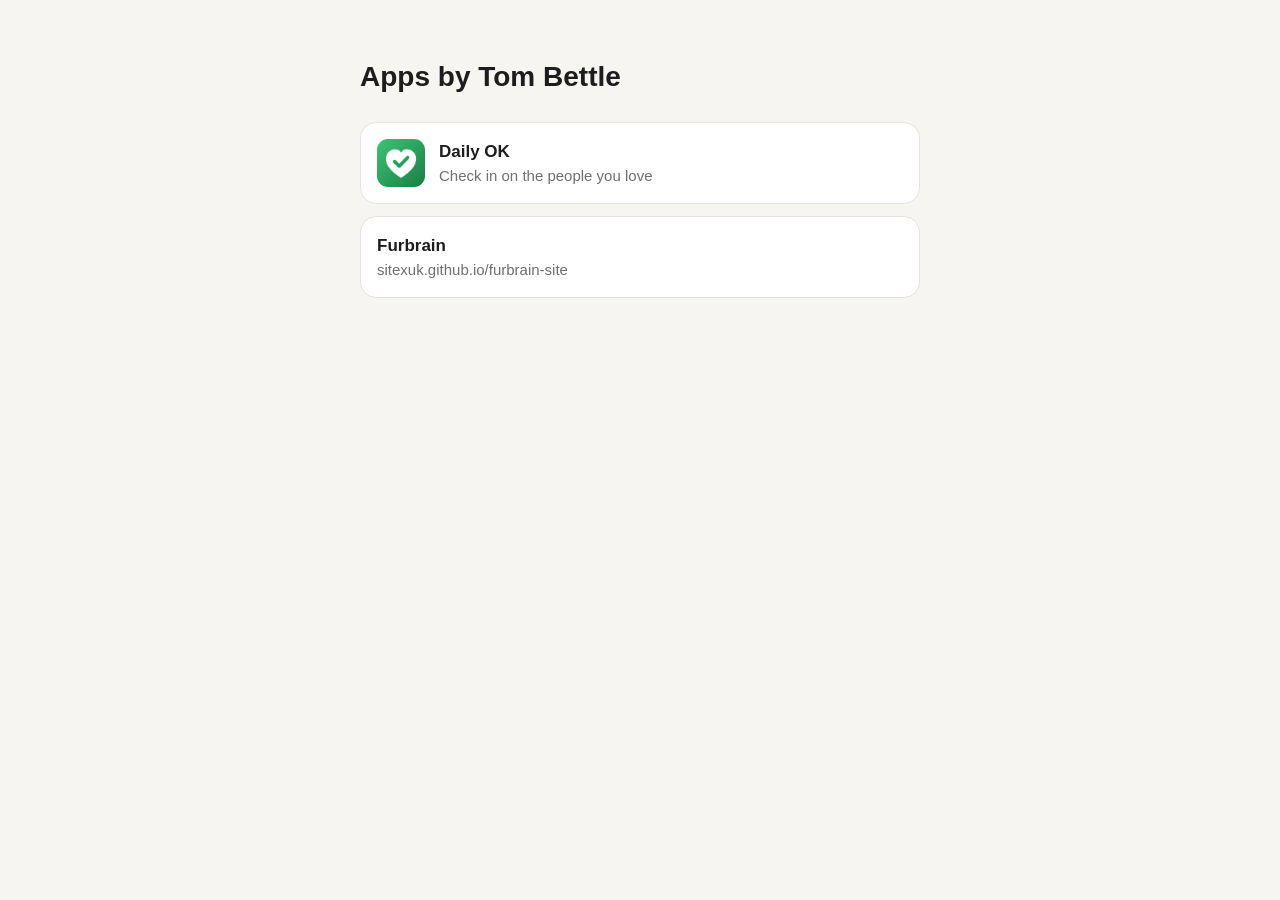
<file: index.html>
<!doctype html><html lang="en-GB"><head><meta charset="utf-8"><meta name="viewport" content="width=device-width, initial-scale=1"><title>Sitex apps</title>
<style>
:root { color-scheme: light dark; --bg: #f7f5f2; --fg: #1d1d1f; --muted: #6e6e73; --card: #fff; --line: #e5e2dd; }
@media (prefers-color-scheme: dark) { :root { --bg: #111; --fg: #f5f5f7; --muted: #a1a1a6; --card: #1c1c1e; --line: #2c2c2e; } }
body { margin: 0; background: var(--bg); color: var(--fg); font: 17px/1.5 -apple-system, BlinkMacSystemFont, "Segoe UI", sans-serif; }
main { max-width: 560px; margin: 0 auto; padding: 56px 16px; }
h1 { font-size: 28px; margin: 0 0 24px; }
a.app { display: flex; align-items: center; gap: 14px; padding: 16px; margin-bottom: 12px; background: var(--card); border: 1px solid var(--line); border-radius: 16px; color: inherit; text-decoration: none; }
a.app img { width: 48px; height: 48px; border-radius: 11px; }
a.app span { color: var(--muted); font-size: 15px; display: block; }
</style></head><body><main>
<h1>Apps by Tom Bettle</h1>
<a class="app" href="dailyok/"><img src="dailyok/icon.png" alt=""><div><b>Daily OK</b><span>Check in on the people you love</span></div></a>
<a class="app" href="furbrain-site/"><div><b>Furbrain</b><span>sitexuk.github.io/furbrain-site</span></div></a>
</main></body></html>
</file>
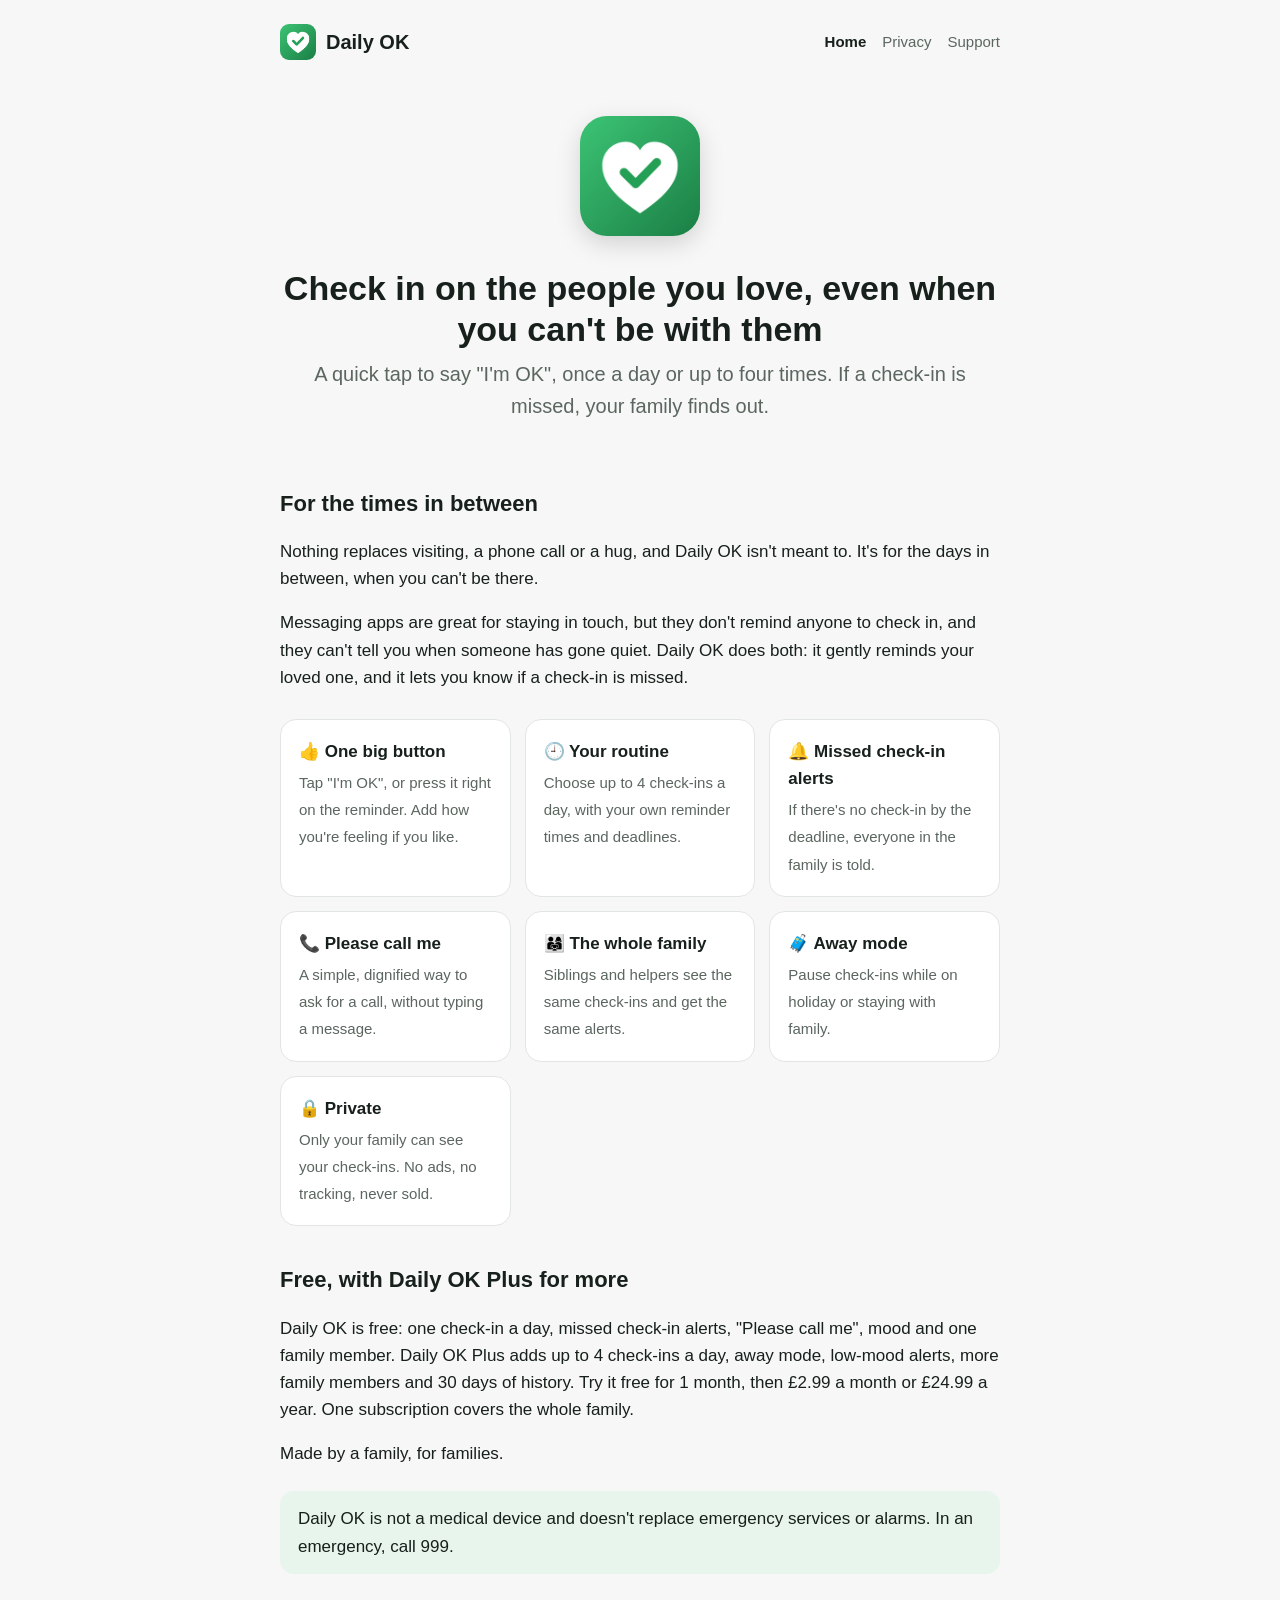
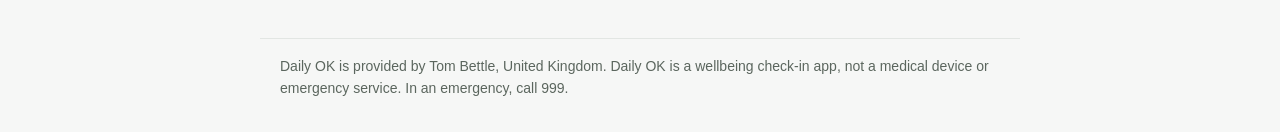
<file: dailyok/index.html>
<!doctype html><html lang="en-GB"><head><meta charset="utf-8"><meta name="viewport" content="width=device-width, initial-scale=1"><link rel="icon" href="favicon.png"><link rel="stylesheet" href="style.css"><title>Daily OK</title><meta name="description" content="Check in on the people you love, even when you can't be with them. Made by a family, for families."></head><body>
<header>
  <a class="brand" href="./"><img src="icon.png" alt="">Daily OK</a>
  <nav><a href="./" aria-current="page">Home</a><a href="privacy.html" >Privacy</a><a href="support.html" >Support</a></nav>
</header>
<main>
<section class="hero">
  <img src="icon.png" alt="Daily OK app icon">
  <h1>Check in on the people you love, even when you can't be with them</h1>
  <p class="lead">A quick tap to say "I'm OK", once a day or up to four times. If a check-in is missed, your family finds out.</p>
</section>
<h2>For the times in between</h2>
<p>Nothing replaces visiting, a phone call or a hug, and Daily OK isn't meant to. It's for the days in between, when you can't be there.</p>
<p>Messaging apps are great for staying in touch, but they don't remind anyone to check in, and they can't tell you when someone has gone quiet. Daily OK does both: it gently reminds your loved one, and it lets you know if a check-in is missed.</p>
<div class="cards">
  <div class="card"><b>👍 One big button</b><span>Tap "I'm OK", or press it right on the reminder. Add how you're feeling if you like.</span></div>
  <div class="card"><b>🕘 Your routine</b><span>Choose up to 4 check-ins a day, with your own reminder times and deadlines.</span></div>
  <div class="card"><b>🔔 Missed check-in alerts</b><span>If there's no check-in by the deadline, everyone in the family is told.</span></div>
  <div class="card"><b>📞 Please call me</b><span>A simple, dignified way to ask for a call, without typing a message.</span></div>
  <div class="card"><b>👨‍👩‍👧 The whole family</b><span>Siblings and helpers see the same check-ins and get the same alerts.</span></div>
  <div class="card"><b>🧳 Away mode</b><span>Pause check-ins while on holiday or staying with family.</span></div>
  <div class="card"><b>🔒 Private</b><span>Only your family can see your check-ins. No ads, no tracking, never sold.</span></div>
</div>
<h2>Free, with Daily OK Plus for more</h2>
<p>Daily OK is free: one check-in a day, missed check-in alerts, "Please call me", mood and one family member. Daily OK Plus adds up to 4 check-ins a day, away mode, low-mood alerts, more family members and 30 days of history. Try it free for 1 month, then £2.99 a month or £24.99 a year. One subscription covers the whole family.</p>
<p>Made by a family, for families.</p>
<p class="note">Daily OK is not a medical device and doesn't replace emergency services or alarms. In an emergency, call 999.</p>
</main>
<footer>Daily OK is provided by Tom Bettle, United Kingdom. Daily OK is a wellbeing check-in app, not a medical device or emergency service. In an emergency, call 999.</footer>
</body></html>
</file>
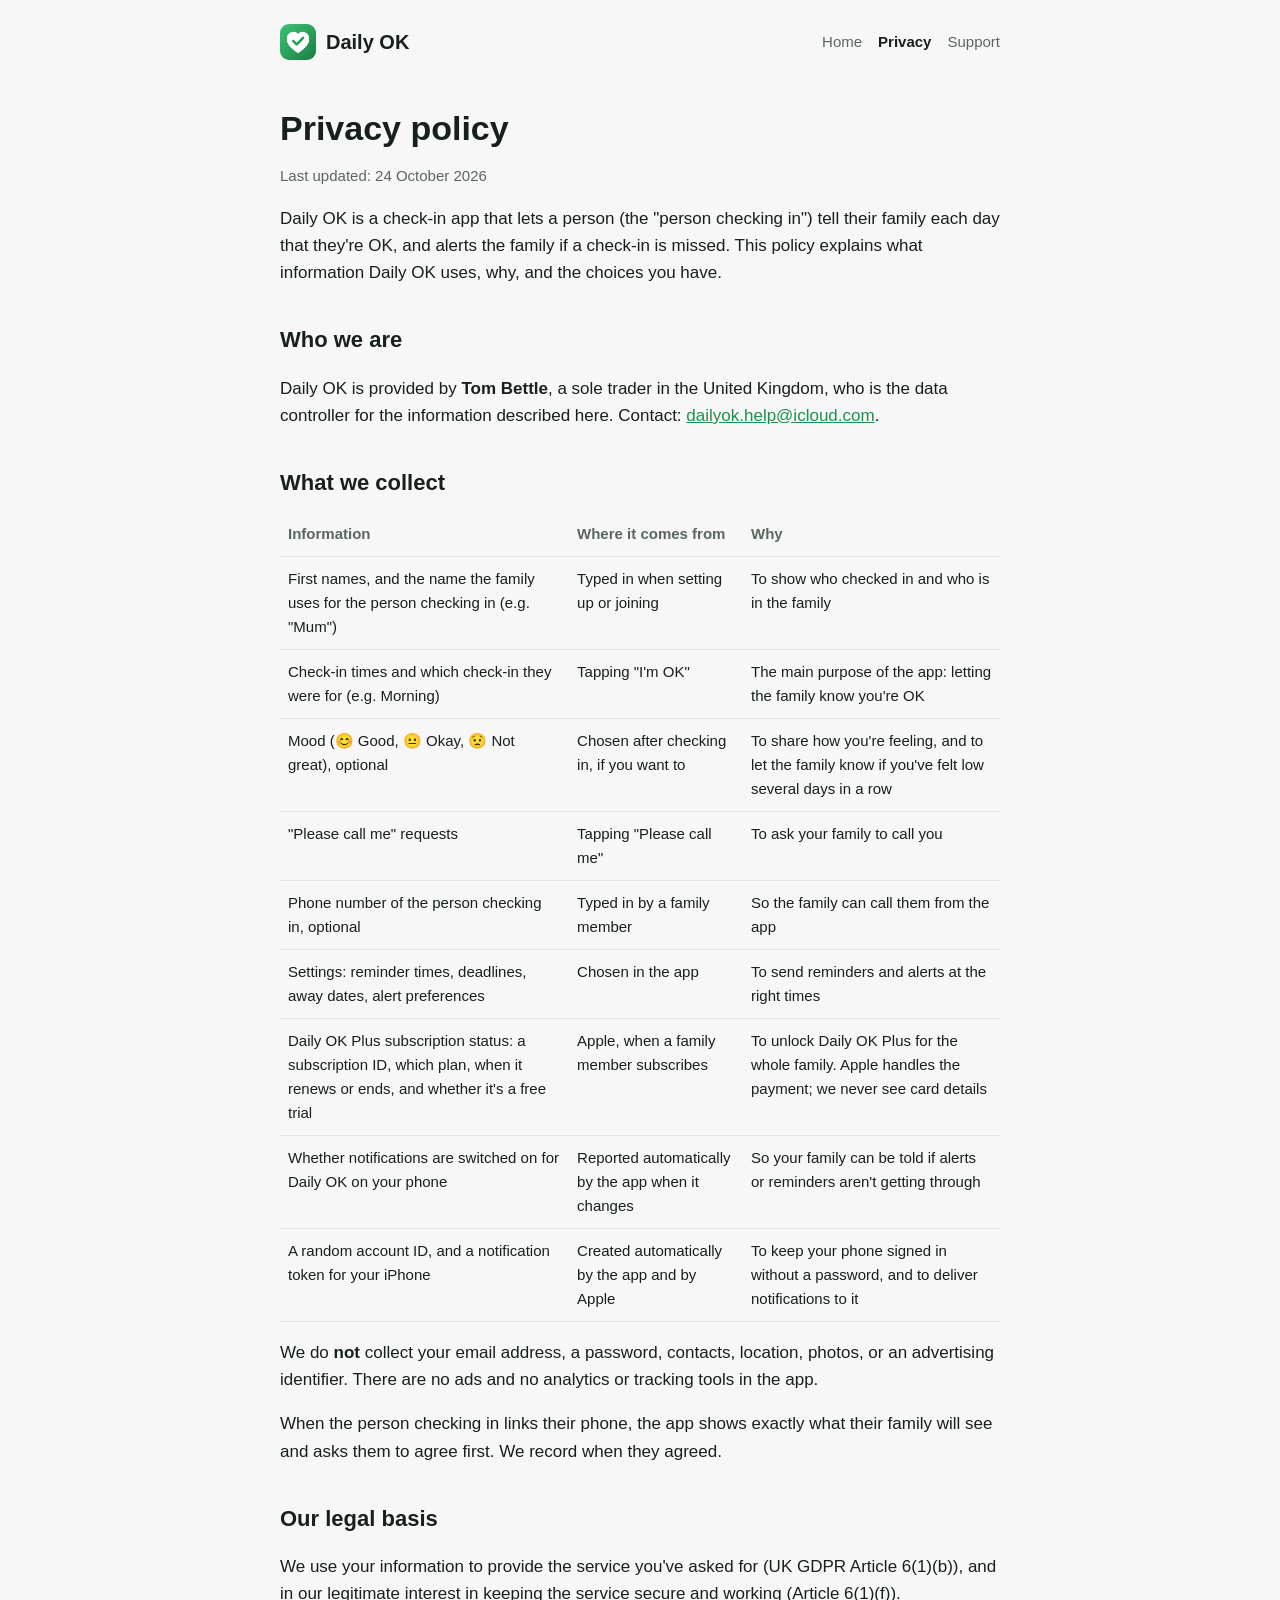
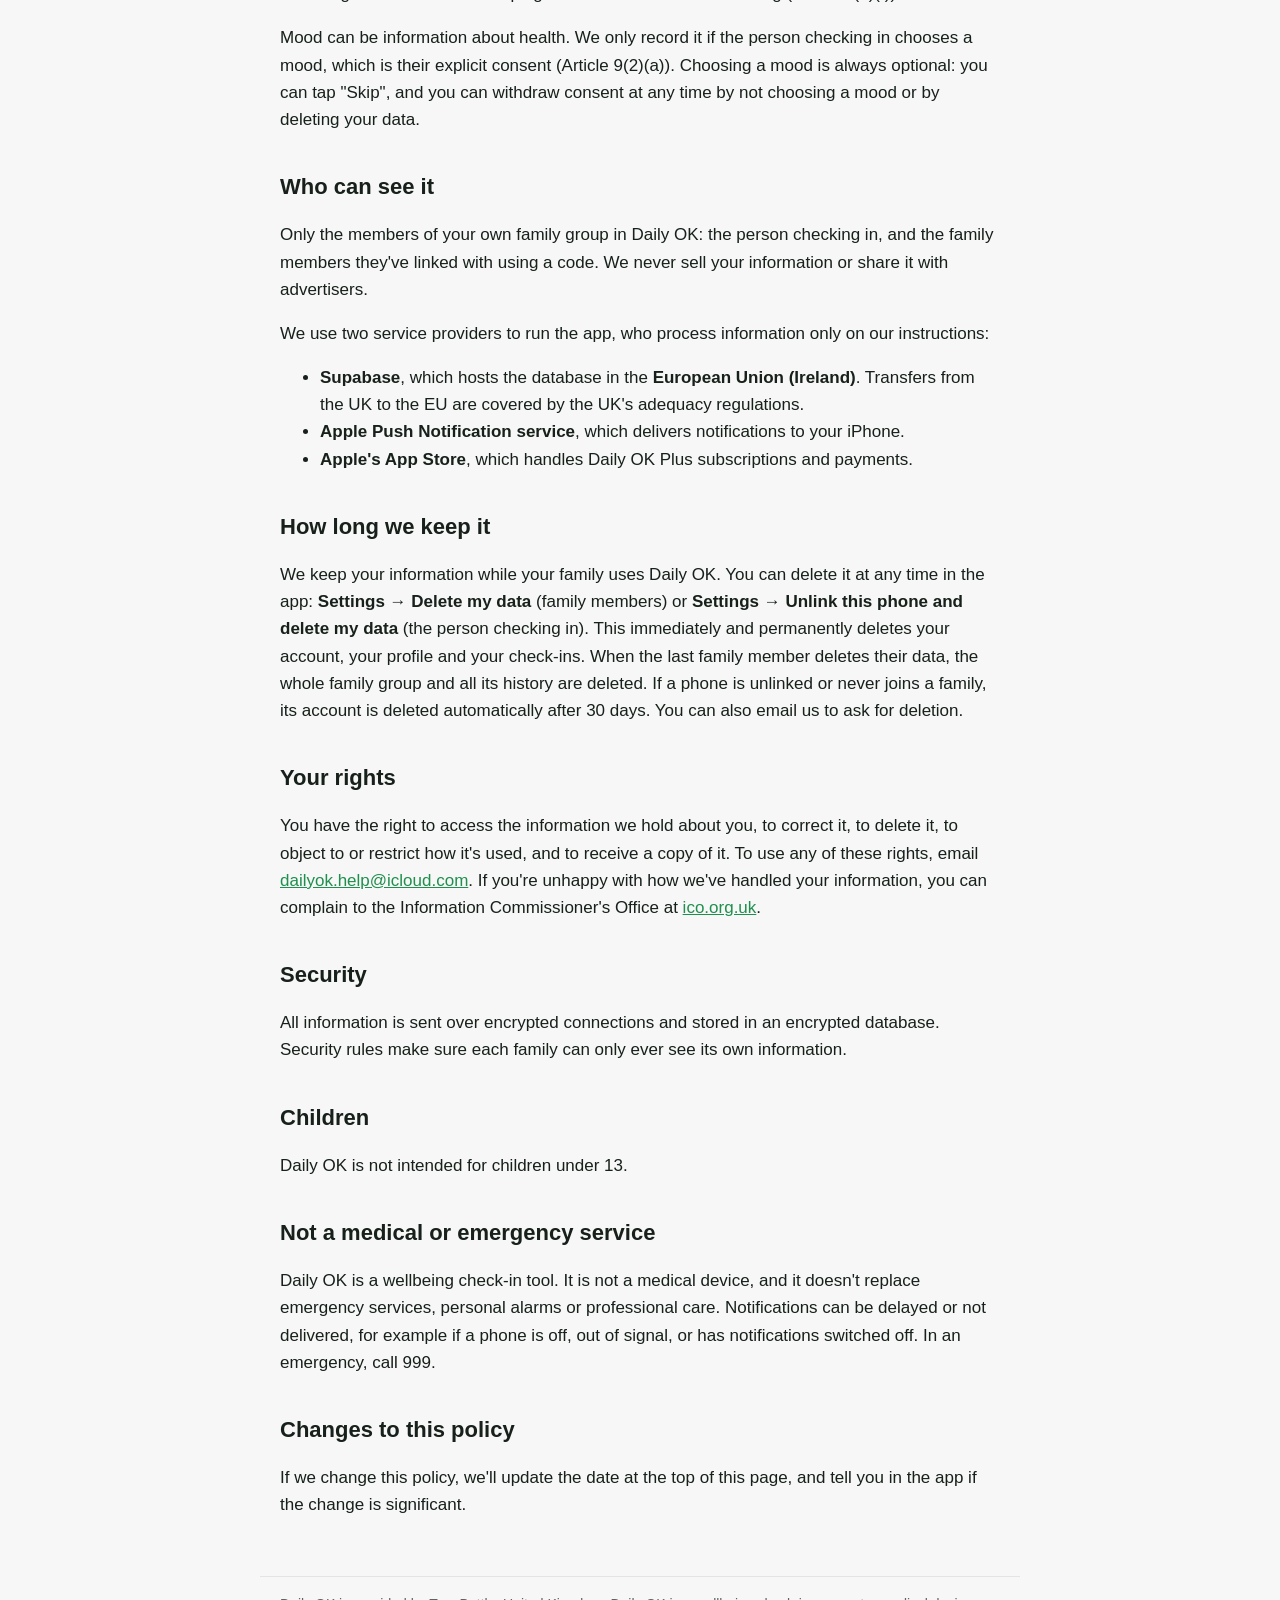
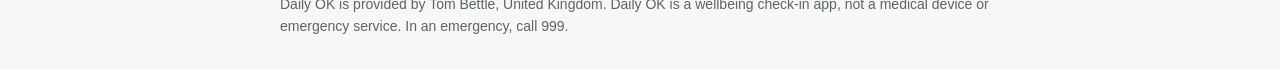
<file: privacy.html>
<!doctype html><html lang="en-GB"><head><meta charset="utf-8"><meta name="viewport" content="width=device-width, initial-scale=1"><meta http-equiv="refresh" content="0; url=dailyok/privacy.html"><link rel="canonical" href="https://sitexuk.github.io/dailyok/privacy.html"><title>Moved · Daily OK</title></head><body><p>This page has moved to <a href="dailyok/privacy.html">sitexuk.github.io/dailyok/privacy.html</a>.</p></body></html>
</file>
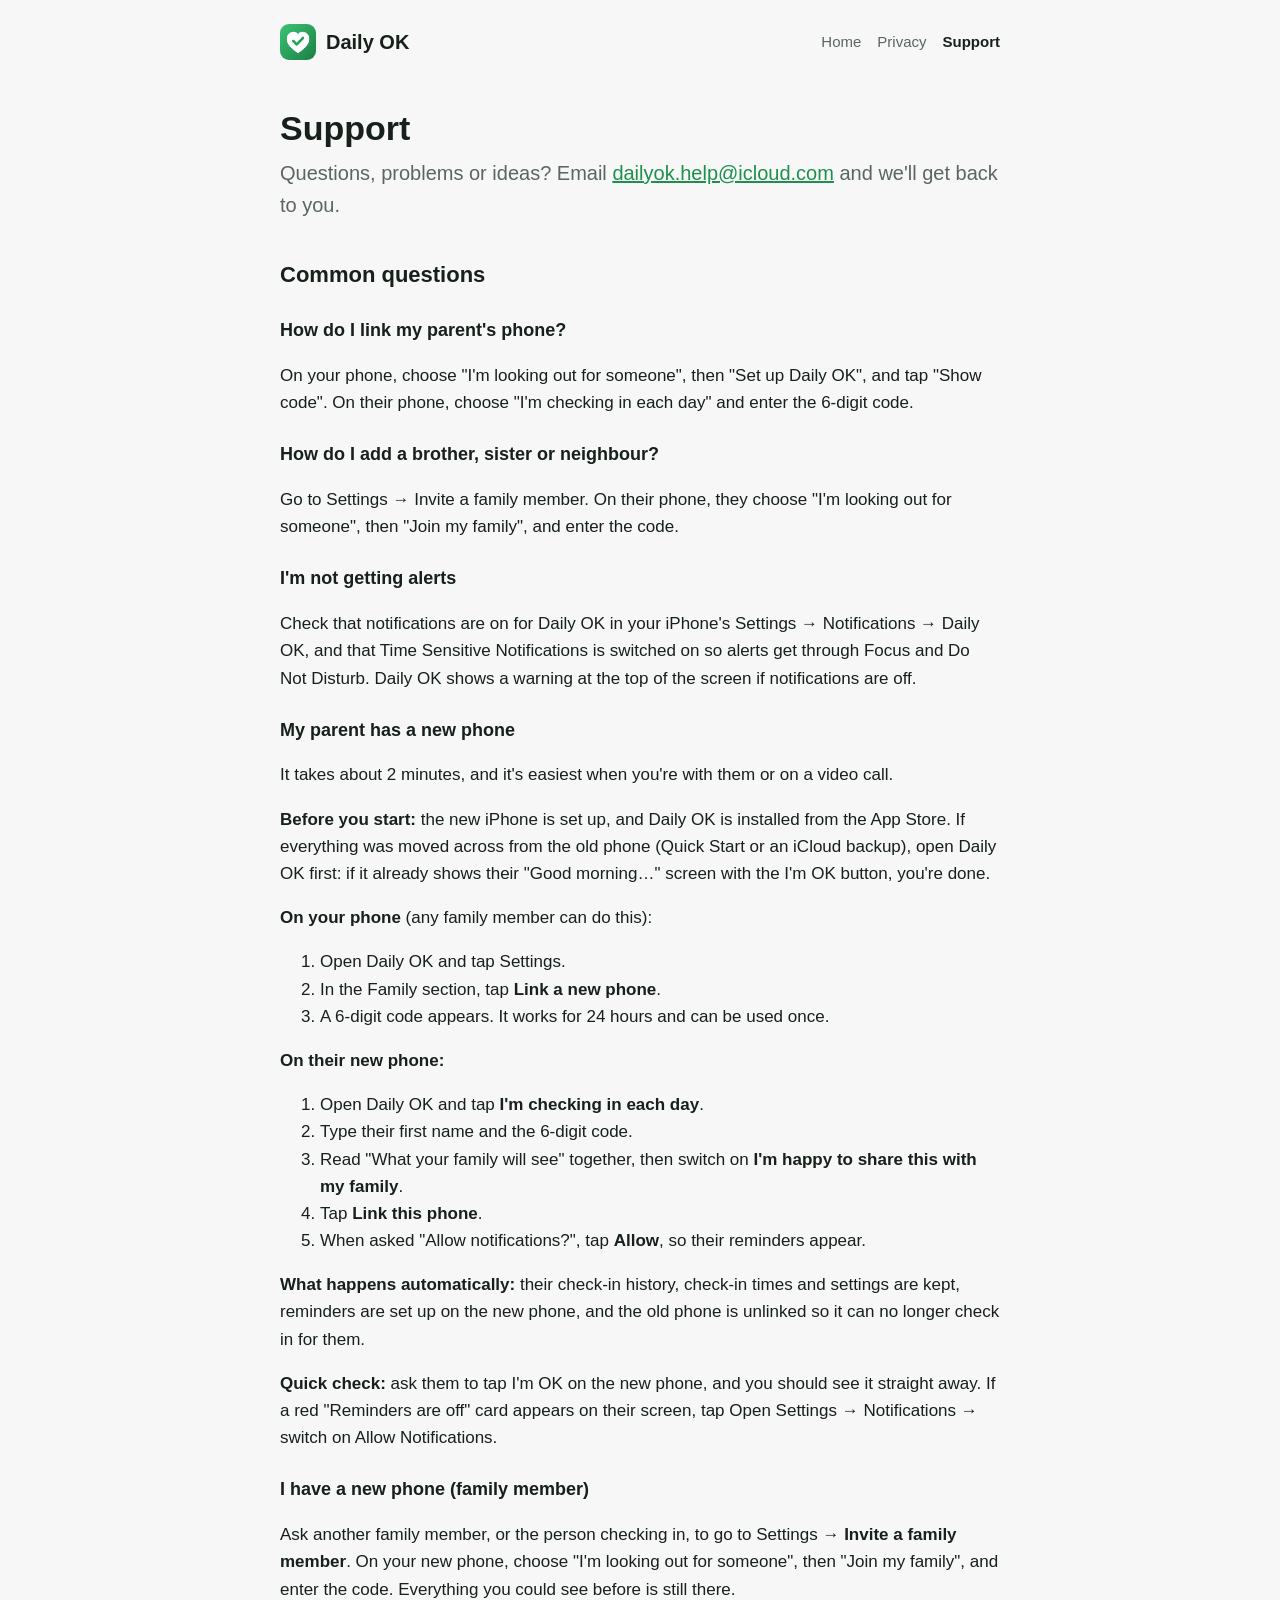
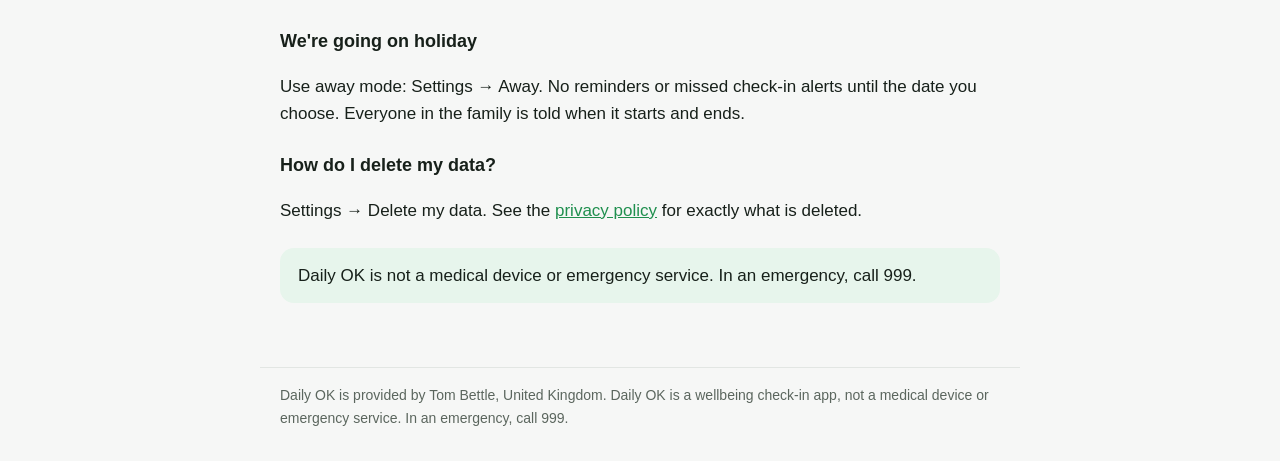
<file: support.html>
<!doctype html><html lang="en-GB"><head><meta charset="utf-8"><meta name="viewport" content="width=device-width, initial-scale=1"><meta http-equiv="refresh" content="0; url=dailyok/support.html"><link rel="canonical" href="https://sitexuk.github.io/dailyok/support.html"><title>Moved · Daily OK</title></head><body><p>This page has moved to <a href="dailyok/support.html">sitexuk.github.io/dailyok/support.html</a>.</p></body></html>
</file>
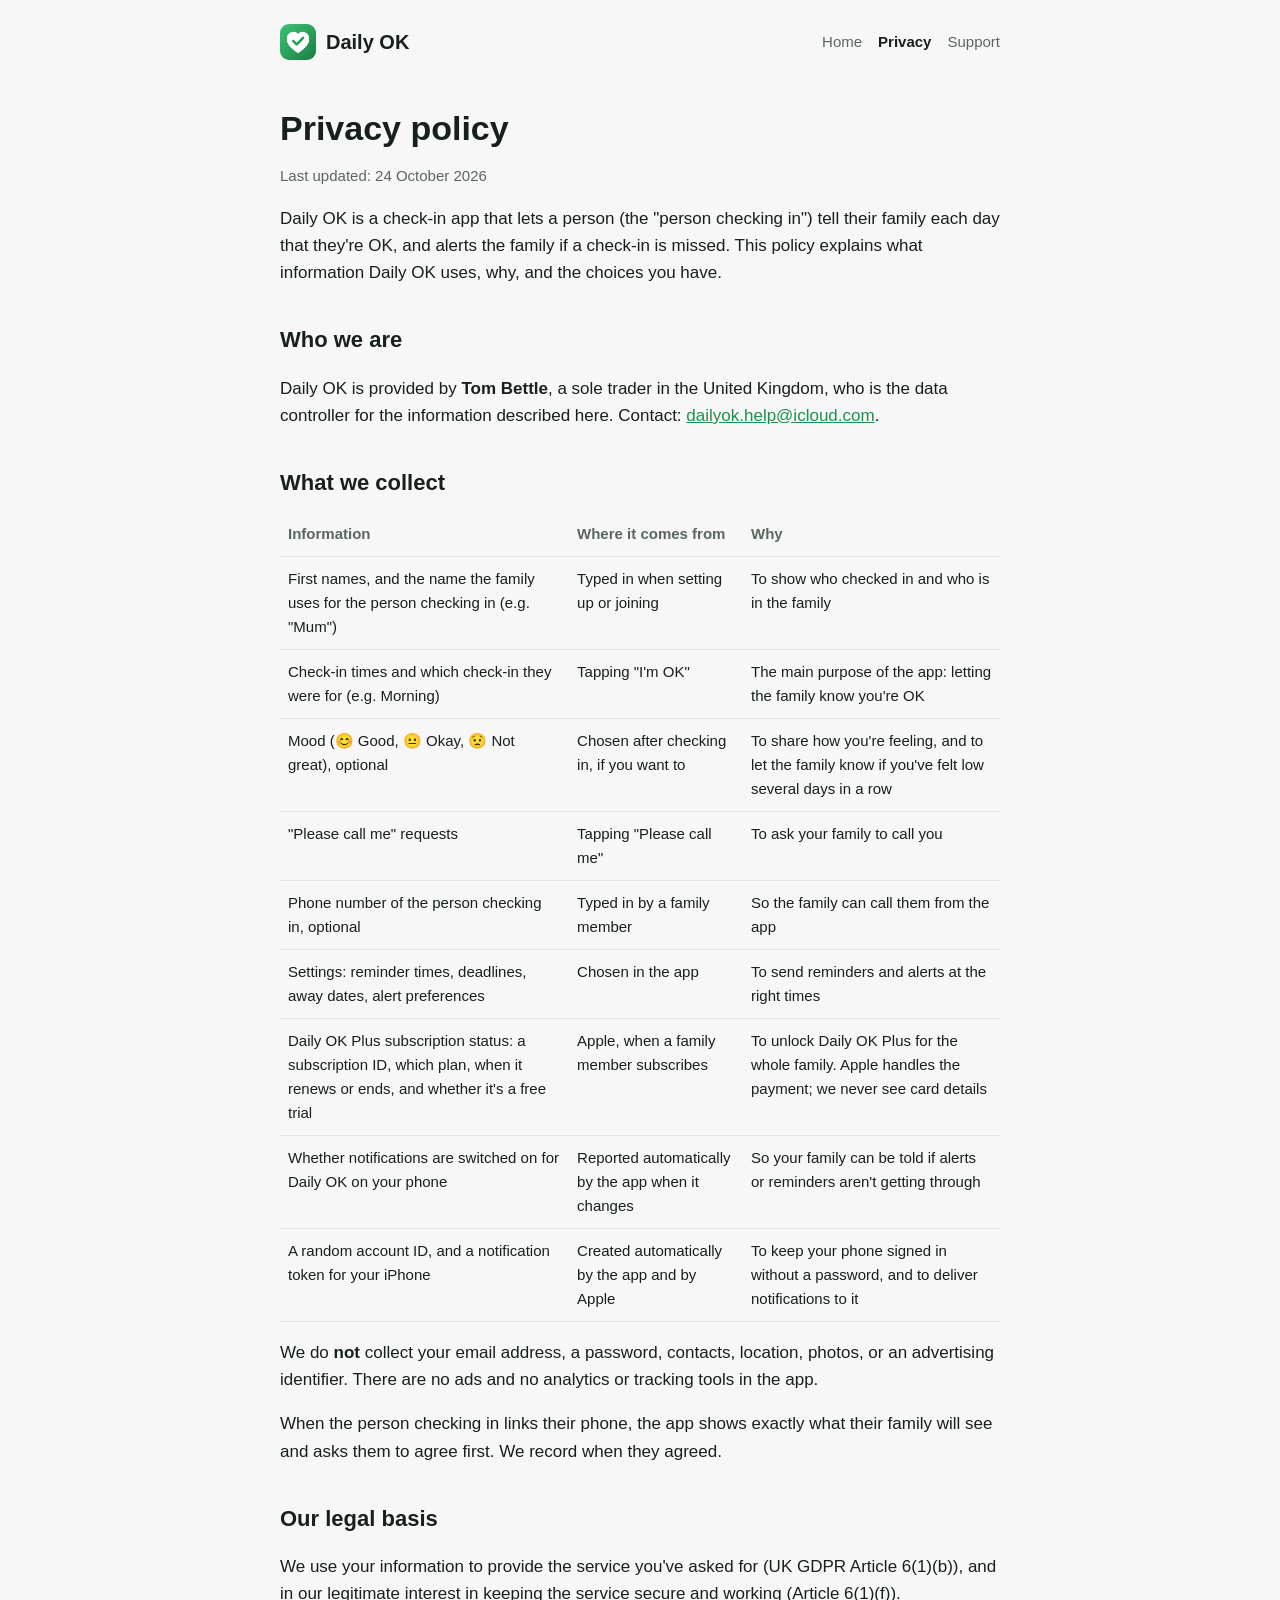
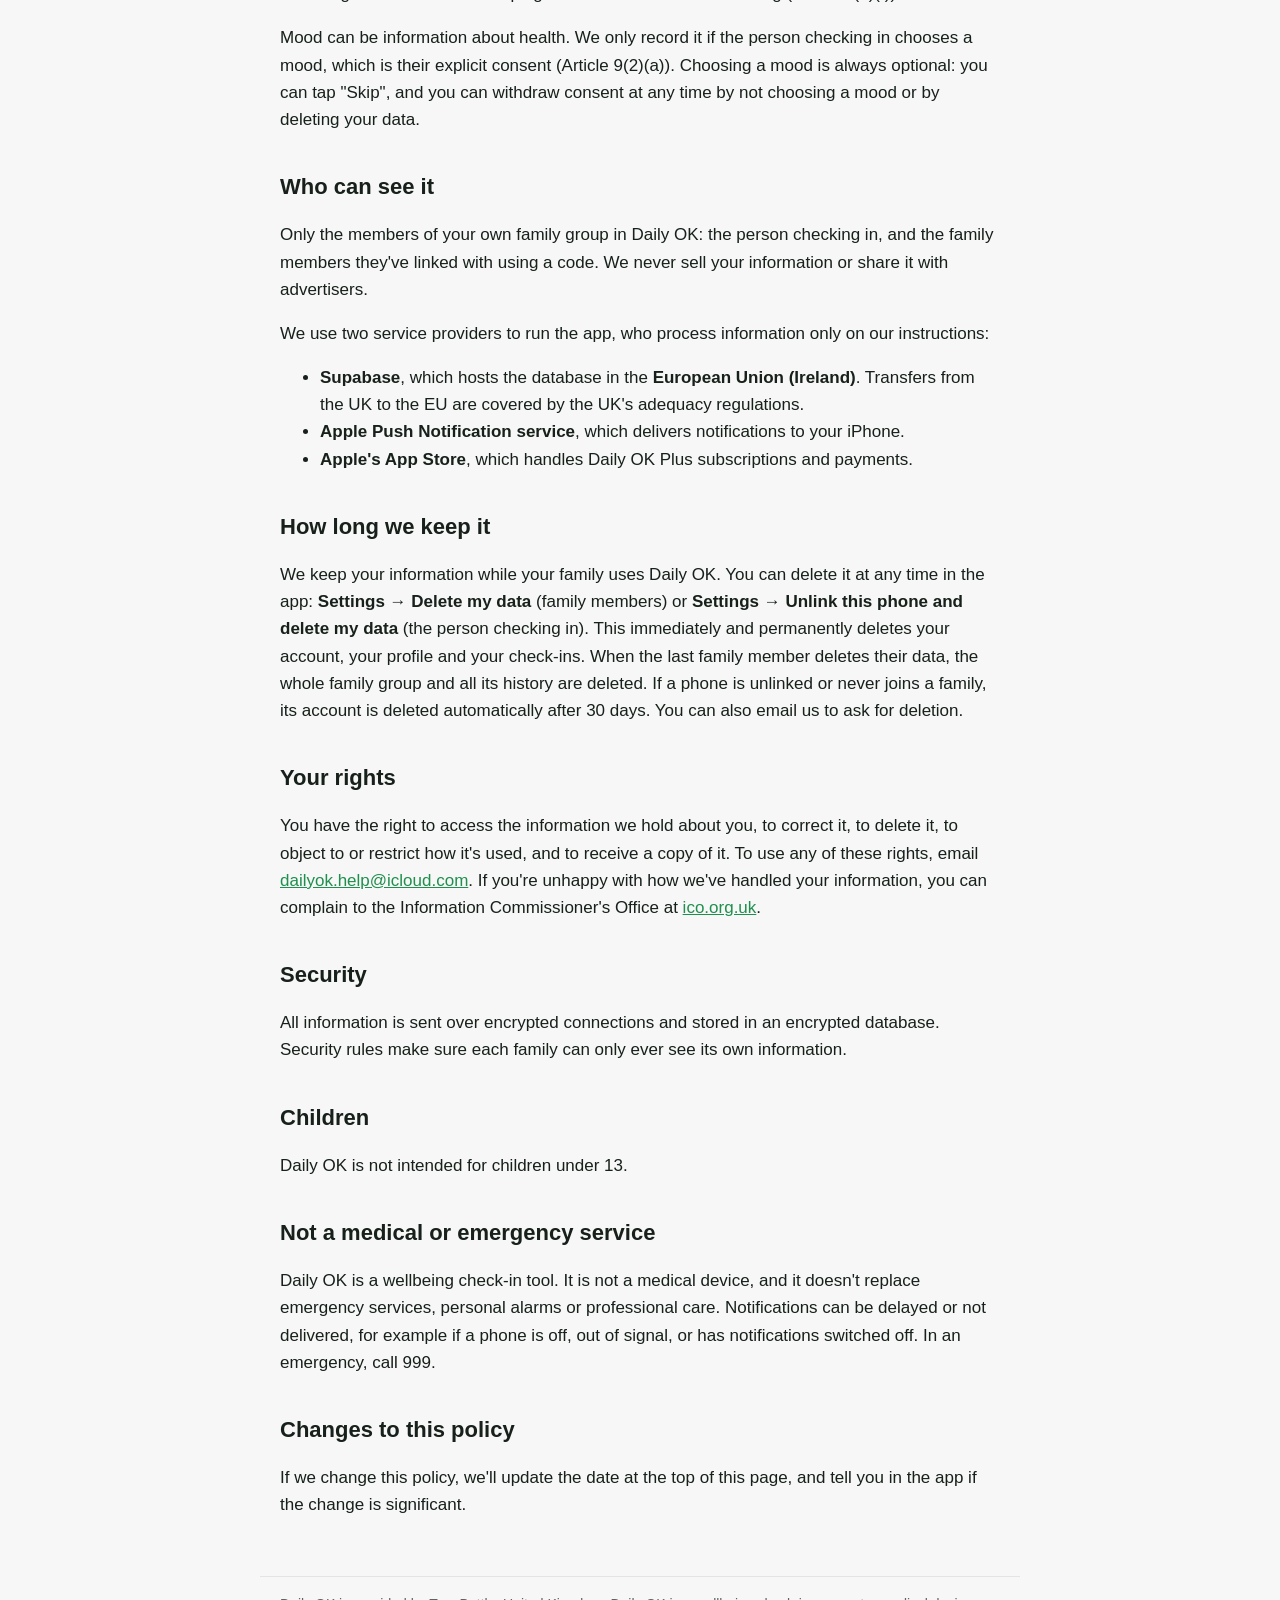
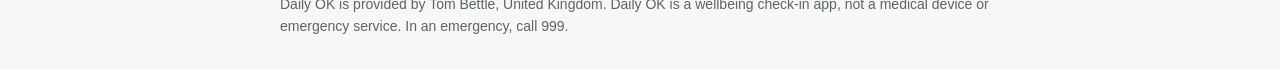
<file: dailyok/privacy.html>
<!doctype html><html lang="en-GB"><head><meta charset="utf-8"><meta name="viewport" content="width=device-width, initial-scale=1"><link rel="icon" href="favicon.png"><link rel="stylesheet" href="style.css"><title>Privacy policy · Daily OK</title></head><body>
<header>
  <a class="brand" href="./"><img src="icon.png" alt="">Daily OK</a>
  <nav><a href="./" >Home</a><a href="privacy.html" aria-current="page">Privacy</a><a href="support.html" >Support</a></nav>
</header>
<main>
<h1>Privacy policy</h1>
<p class="updated">Last updated: 24 October 2026</p>

<p>Daily OK is a check-in app that lets a person (the "person checking in") tell their family each day that they're OK, and alerts the family if a check-in is missed. This policy explains what information Daily OK uses, why, and the choices you have.</p>

<h2>Who we are</h2>
<p>Daily OK is provided by <b>Tom Bettle</b>, a sole trader in the United Kingdom, who is the data controller for the information described here. Contact: <a href="mailto:dailyok.help@icloud.com">dailyok.help@icloud.com</a>.</p>

<h2>What we collect</h2>
<table>
<thead><tr><th>Information</th><th>Where it comes from</th><th>Why</th></tr></thead>
<tbody>
<tr><td>First names, and the name the family uses for the person checking in (e.g. "Mum")</td><td>Typed in when setting up or joining</td><td>To show who checked in and who is in the family</td></tr>
<tr><td>Check-in times and which check-in they were for (e.g. Morning)</td><td>Tapping "I'm OK"</td><td>The main purpose of the app: letting the family know you're OK</td></tr>
<tr><td>Mood (😊 Good, 😐 Okay, 😟 Not great), optional</td><td>Chosen after checking in, if you want to</td><td>To share how you're feeling, and to let the family know if you've felt low several days in a row</td></tr>
<tr><td>"Please call me" requests</td><td>Tapping "Please call me"</td><td>To ask your family to call you</td></tr>
<tr><td>Phone number of the person checking in, optional</td><td>Typed in by a family member</td><td>So the family can call them from the app</td></tr>
<tr><td>Settings: reminder times, deadlines, away dates, alert preferences</td><td>Chosen in the app</td><td>To send reminders and alerts at the right times</td></tr>
<tr><td>Daily OK Plus subscription status: a subscription ID, which plan, when it renews or ends, and whether it's a free trial</td><td>Apple, when a family member subscribes</td><td>To unlock Daily OK Plus for the whole family. Apple handles the payment; we never see card details</td></tr>
<tr><td>Whether notifications are switched on for Daily OK on your phone</td><td>Reported automatically by the app when it changes</td><td>So your family can be told if alerts or reminders aren't getting through</td></tr>
<tr><td>A random account ID, and a notification token for your iPhone</td><td>Created automatically by the app and by Apple</td><td>To keep your phone signed in without a password, and to deliver notifications to it</td></tr>
</tbody>
</table>
<p>We do <b>not</b> collect your email address, a password, contacts, location, photos, or an advertising identifier. There are no ads and no analytics or tracking tools in the app.</p>

<p>When the person checking in links their phone, the app shows exactly what their family will see and asks them to agree first. We record when they agreed.</p>

<h2>Our legal basis</h2>
<p>We use your information to provide the service you've asked for (UK GDPR Article 6(1)(b)), and in our legitimate interest in keeping the service secure and working (Article 6(1)(f)).</p>
<p>Mood can be information about health. We only record it if the person checking in chooses a mood, which is their explicit consent (Article 9(2)(a)). Choosing a mood is always optional: you can tap "Skip", and you can withdraw consent at any time by not choosing a mood or by deleting your data.</p>

<h2>Who can see it</h2>
<p>Only the members of your own family group in Daily OK: the person checking in, and the family members they've linked with using a code. We never sell your information or share it with advertisers.</p>
<p>We use two service providers to run the app, who process information only on our instructions:</p>
<ul>
  <li><b>Supabase</b>, which hosts the database in the <b>European Union (Ireland)</b>. Transfers from the UK to the EU are covered by the UK's adequacy regulations.</li>
  <li><b>Apple Push Notification service</b>, which delivers notifications to your iPhone.</li>
  <li><b>Apple's App Store</b>, which handles Daily OK Plus subscriptions and payments.</li>
</ul>

<h2>How long we keep it</h2>
<p>We keep your information while your family uses Daily OK. You can delete it at any time in the app: <b>Settings → Delete my data</b> (family members) or <b>Settings → Unlink this phone and delete my data</b> (the person checking in). This immediately and permanently deletes your account, your profile and your check-ins. When the last family member deletes their data, the whole family group and all its history are deleted. If a phone is unlinked or never joins a family, its account is deleted automatically after 30 days. You can also email us to ask for deletion.</p>

<h2>Your rights</h2>
<p>You have the right to access the information we hold about you, to correct it, to delete it, to object to or restrict how it's used, and to receive a copy of it. To use any of these rights, email <a href="mailto:dailyok.help@icloud.com">dailyok.help@icloud.com</a>. If you're unhappy with how we've handled your information, you can complain to the Information Commissioner's Office at <a href="https://ico.org.uk">ico.org.uk</a>.</p>

<h2>Security</h2>
<p>All information is sent over encrypted connections and stored in an encrypted database. Security rules make sure each family can only ever see its own information.</p>

<h2>Children</h2>
<p>Daily OK is not intended for children under 13.</p>

<h2>Not a medical or emergency service</h2>
<p>Daily OK is a wellbeing check-in tool. It is not a medical device, and it doesn't replace emergency services, personal alarms or professional care. Notifications can be delayed or not delivered, for example if a phone is off, out of signal, or has notifications switched off. In an emergency, call 999.</p>

<h2>Changes to this policy</h2>
<p>If we change this policy, we'll update the date at the top of this page, and tell you in the app if the change is significant.</p>
</main>
<footer>Daily OK is provided by Tom Bettle, United Kingdom. Daily OK is a wellbeing check-in app, not a medical device or emergency service. In an emergency, call 999.</footer>
</body></html>
</file>
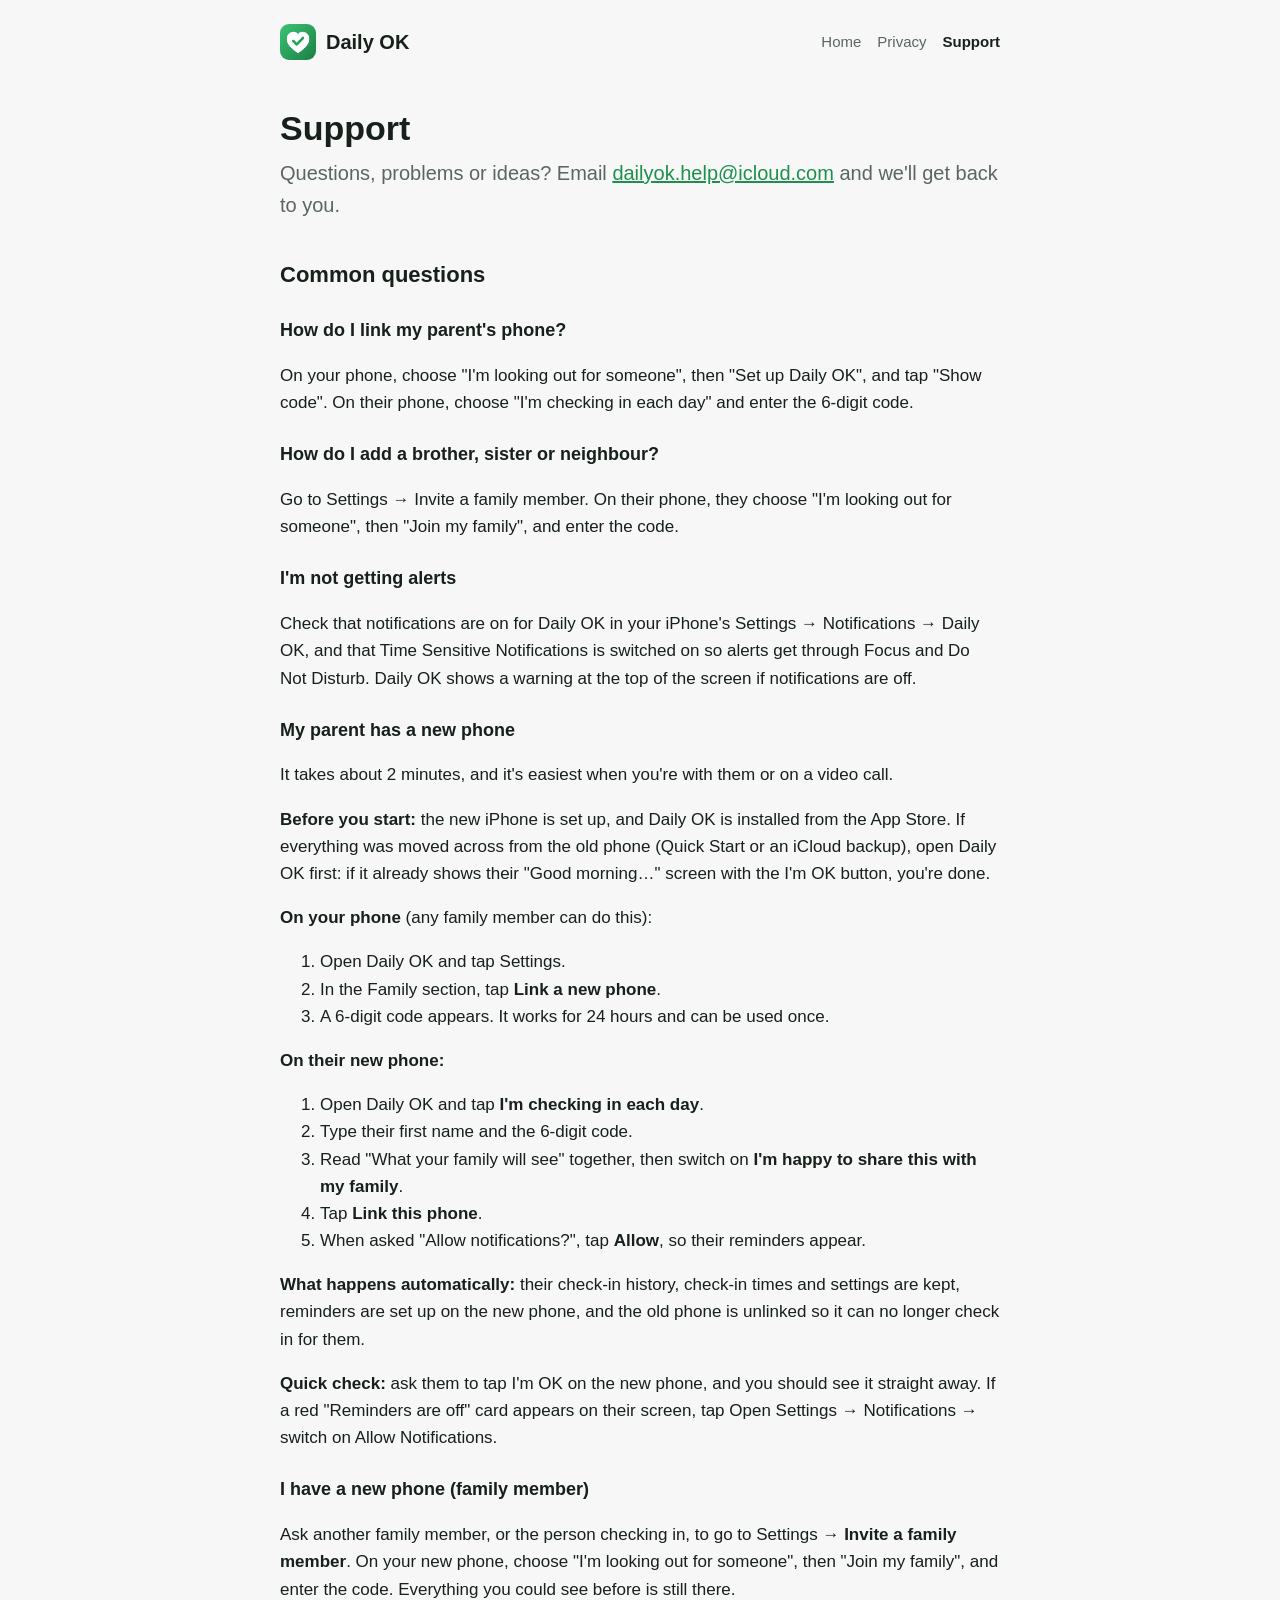
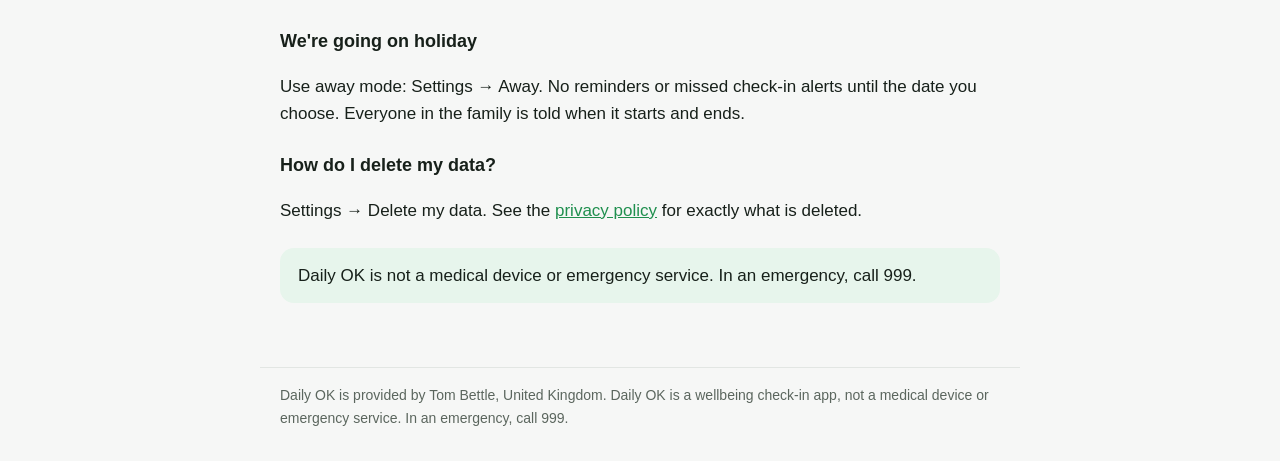
<file: dailyok/support.html>
<!doctype html><html lang="en-GB"><head><meta charset="utf-8"><meta name="viewport" content="width=device-width, initial-scale=1"><link rel="icon" href="favicon.png"><link rel="stylesheet" href="style.css"><title>Support · Daily OK</title></head><body>
<header>
  <a class="brand" href="./"><img src="icon.png" alt="">Daily OK</a>
  <nav><a href="./" >Home</a><a href="privacy.html" >Privacy</a><a href="support.html" aria-current="page">Support</a></nav>
</header>
<main>
<h1>Support</h1>
<p class="lead">Questions, problems or ideas? Email <a href="mailto:dailyok.help@icloud.com">dailyok.help@icloud.com</a> and we'll get back to you.</p>

<h2>Common questions</h2>

<h3>How do I link my parent's phone?</h3>
<p>On your phone, choose "I'm looking out for someone", then "Set up Daily OK", and tap "Show code". On their phone, choose "I'm checking in each day" and enter the 6-digit code.</p>

<h3>How do I add a brother, sister or neighbour?</h3>
<p>Go to Settings → Invite a family member. On their phone, they choose "I'm looking out for someone", then "Join my family", and enter the code.</p>

<h3>I'm not getting alerts</h3>
<p>Check that notifications are on for Daily OK in your iPhone's Settings → Notifications → Daily OK, and that Time Sensitive Notifications is switched on so alerts get through Focus and Do Not Disturb. Daily OK shows a warning at the top of the screen if notifications are off.</p>

<h3>My parent has a new phone</h3>
<p>It takes about 2 minutes, and it's easiest when you're with them or on a video call.</p>
<p><b>Before you start:</b> the new iPhone is set up, and Daily OK is installed from the App Store. If everything was moved across from the old phone (Quick Start or an iCloud backup), open Daily OK first: if it already shows their "Good morning…" screen with the I'm OK button, you're done.</p>
<p><b>On your phone</b> (any family member can do this):</p>
<ol>
  <li>Open Daily OK and tap Settings.</li>
  <li>In the Family section, tap <b>Link a new phone</b>.</li>
  <li>A 6-digit code appears. It works for 24 hours and can be used once.</li>
</ol>
<p><b>On their new phone:</b></p>
<ol>
  <li>Open Daily OK and tap <b>I'm checking in each day</b>.</li>
  <li>Type their first name and the 6-digit code.</li>
  <li>Read "What your family will see" together, then switch on <b>I'm happy to share this with my family</b>.</li>
  <li>Tap <b>Link this phone</b>.</li>
  <li>When asked "Allow notifications?", tap <b>Allow</b>, so their reminders appear.</li>
</ol>
<p><b>What happens automatically:</b> their check-in history, check-in times and settings are kept, reminders are set up on the new phone, and the old phone is unlinked so it can no longer check in for them.</p>
<p><b>Quick check:</b> ask them to tap I'm OK on the new phone, and you should see it straight away. If a red "Reminders are off" card appears on their screen, tap Open Settings → Notifications → switch on Allow Notifications.</p>

<h3>I have a new phone (family member)</h3>
<p>Ask another family member, or the person checking in, to go to Settings → <b>Invite a family member</b>. On your new phone, choose "I'm looking out for someone", then "Join my family", and enter the code. Everything you could see before is still there.</p>

<h3>We're going on holiday</h3>
<p>Use away mode: Settings → Away. No reminders or missed check-in alerts until the date you choose. Everyone in the family is told when it starts and ends.</p>

<h3>How do I delete my data?</h3>
<p>Settings → Delete my data. See the <a href="privacy.html">privacy policy</a> for exactly what is deleted.</p>

<p class="note">Daily OK is not a medical device or emergency service. In an emergency, call 999.</p>
</main>
<footer>Daily OK is provided by Tom Bettle, United Kingdom. Daily OK is a wellbeing check-in app, not a medical device or emergency service. In an emergency, call 999.</footer>
</body></html>
</file>
<file: dailyok/style.css>
:root {
  --bg: #f6f7f6;
  --surface: #ffffff;
  --text: #17201a;
  --muted: #5b665e;
  --line: #e2e6e3;
  --brand: #1f8f4e;
  --brand-soft: #e7f5ec;
}
@media (prefers-color-scheme: dark) {
  :root {
    --bg: #0f1411;
    --surface: #171e19;
    --text: #e9efea;
    --muted: #a3b0a7;
    --line: #2a332d;
    --brand: #4fcf85;
    --brand-soft: #18301f;
  }
}
* { box-sizing: border-box; }
body {
  margin: 0;
  background: var(--bg);
  color: var(--text);
  font: 17px/1.6 -apple-system, BlinkMacSystemFont, "Segoe UI", Roboto, Helvetica, Arial, sans-serif;
}
a { color: var(--brand); }
header, main, footer { max-width: 760px; margin: 0 auto; padding: 0 20px; }
header { display: flex; align-items: center; gap: 12px; padding-top: 24px; padding-bottom: 8px; }
header a.brand { display: flex; align-items: center; gap: 10px; color: var(--text); text-decoration: none; font-weight: 700; font-size: 20px; }
header img { width: 36px; height: 36px; border-radius: 9px; }
nav { margin-left: auto; display: flex; gap: 16px; font-size: 15px; }
nav a { color: var(--muted); text-decoration: none; }
nav a[aria-current="page"] { color: var(--text); font-weight: 600; }
main { padding-top: 16px; padding-bottom: 40px; }
h1 { font-size: 34px; line-height: 1.2; margin: 24px 0 8px; }
h2 { font-size: 22px; margin: 36px 0 8px; }
h3 { font-size: 18px; margin: 24px 0 4px; }
.lead { font-size: 20px; color: var(--muted); margin-top: 0; }
.updated { color: var(--muted); font-size: 15px; }
.hero { text-align: center; padding: 32px 0 8px; }
.hero img { width: 120px; height: 120px; border-radius: 27px; box-shadow: 0 8px 24px rgba(0,0,0,.15); }
.cards { display: grid; grid-template-columns: repeat(auto-fit, minmax(220px, 1fr)); gap: 14px; margin: 28px 0; }
.card { background: var(--surface); border: 1px solid var(--line); border-radius: 16px; padding: 18px; }
.card b { display: block; margin-bottom: 4px; }
.card span { color: var(--muted); font-size: 15px; }
.note { background: var(--brand-soft); border-radius: 14px; padding: 14px 18px; margin: 24px 0; }
table { width: 100%; border-collapse: collapse; margin: 12px 0; font-size: 15px; }
th, td { text-align: left; vertical-align: top; padding: 10px 8px; border-bottom: 1px solid var(--line); }
th { color: var(--muted); font-weight: 600; }
footer { border-top: 1px solid var(--line); padding-top: 16px; padding-bottom: 32px; color: var(--muted); font-size: 14px; }
@media (max-width: 520px) {
  h1 { font-size: 28px; }
  nav { gap: 12px; }
  table, thead, tbody, tr, th, td { display: block; }
  thead { display: none; }
  td { border: none; padding: 2px 0; }
  td:first-child { font-weight: 600; }
  td:not(:first-child) { color: var(--muted); }
  tr { border-bottom: 1px solid var(--line); padding: 10px 0; }
}
</file>
